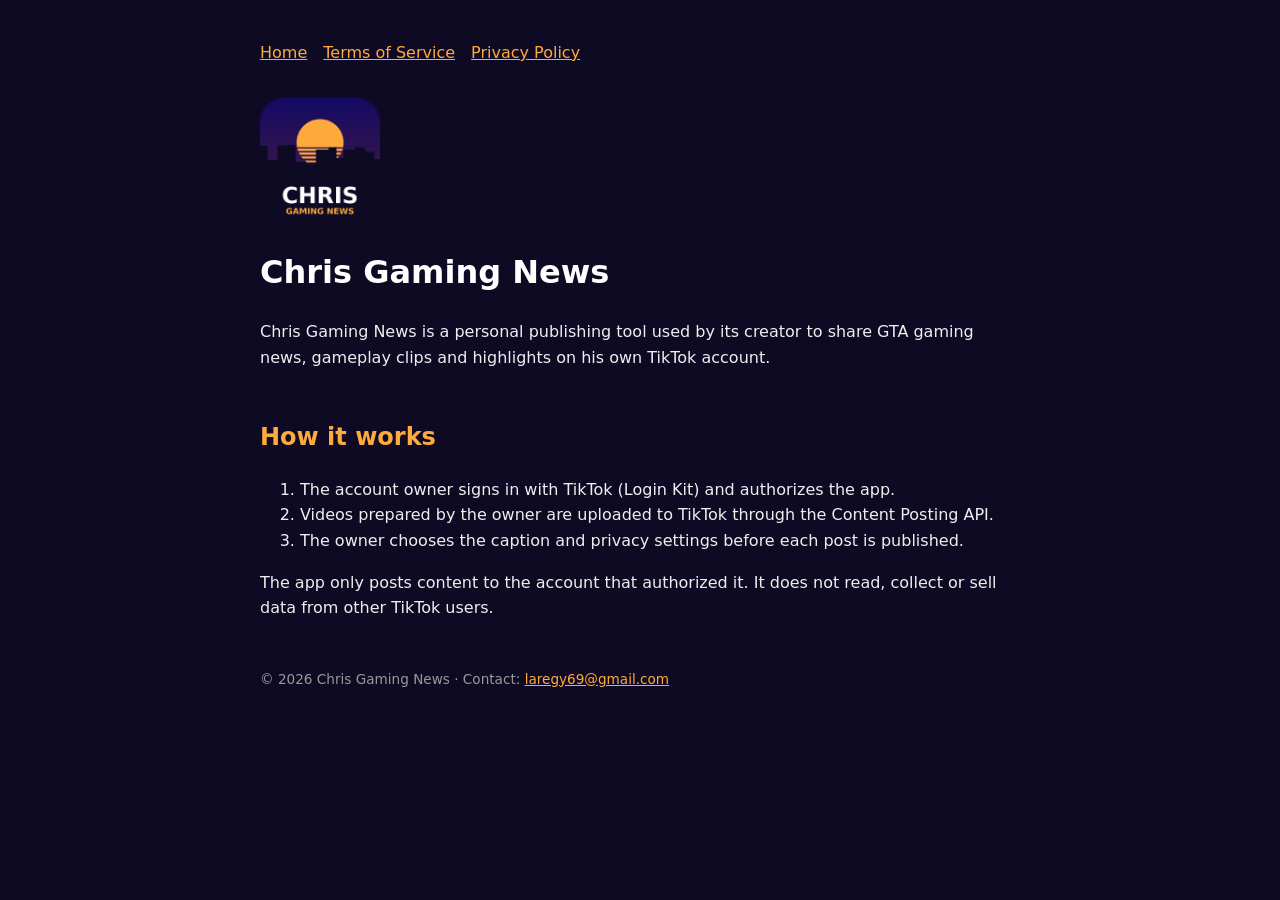
<file: index.html>
<!doctype html><html lang="en"><head><meta charset="utf-8"><meta name="viewport" content="width=device-width,initial-scale=1"><title>Chris Gaming News</title><link rel="stylesheet" href="style.css"></head><body><main><nav><a href="index.html">Home</a><a href="terms.html">Terms of Service</a><a href="privacy.html">Privacy Policy</a></nav>
<img src="icon.png" alt="Chris Gaming News icon">
<h1>Chris Gaming News</h1>
<p>Chris Gaming News is a personal publishing tool used by its creator to share GTA gaming news, gameplay clips and highlights on his own TikTok account.</p>
<h2>How it works</h2>
<ol>
<li>The account owner signs in with TikTok (Login Kit) and authorizes the app.</li>
<li>Videos prepared by the owner are uploaded to TikTok through the Content Posting API.</li>
<li>The owner chooses the caption and privacy settings before each post is published.</li>
</ol>
<p>The app only posts content to the account that authorized it. It does not read, collect or sell data from other TikTok users.</p>
<footer>© 2026 Chris Gaming News · Contact: <a href="mailto:laregy69@gmail.com">laregy69@gmail.com</a></footer></main></body></html>
</file>
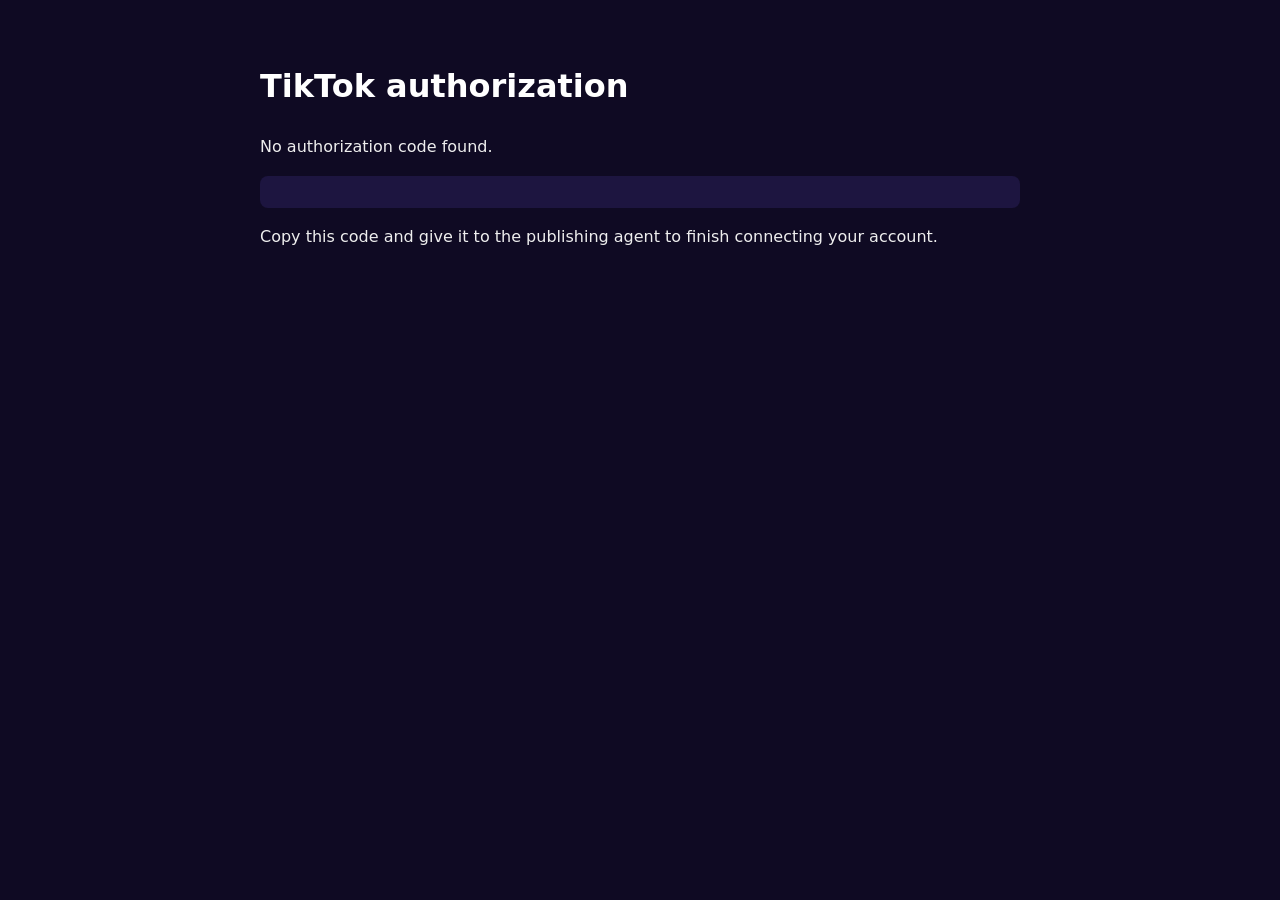
<file: callback.html>
<!doctype html><html lang="en"><head><meta charset="utf-8"><meta name="viewport" content="width=device-width,initial-scale=1"><title>TikTok connected</title><link rel="stylesheet" href="style.css"></head><body><main>
<h1>TikTok authorization</h1>
<p id="msg">Reading the response from TikTok…</p>
<pre id="code" style="background:#1d1540;padding:16px;border-radius:8px;white-space:pre-wrap;word-break:break-all"></pre>
<p>Copy this code and give it to the publishing agent to finish connecting your account.</p>
<script>
const p=new URLSearchParams(location.search);
const c=p.get('code'),e=p.get('error');
document.getElementById('msg').textContent=c?'Your account was authorized.':(e?'Authorization failed: '+e:'No authorization code found.');
document.getElementById('code').textContent=c||'';
</script>
</main></body></html>
</file>
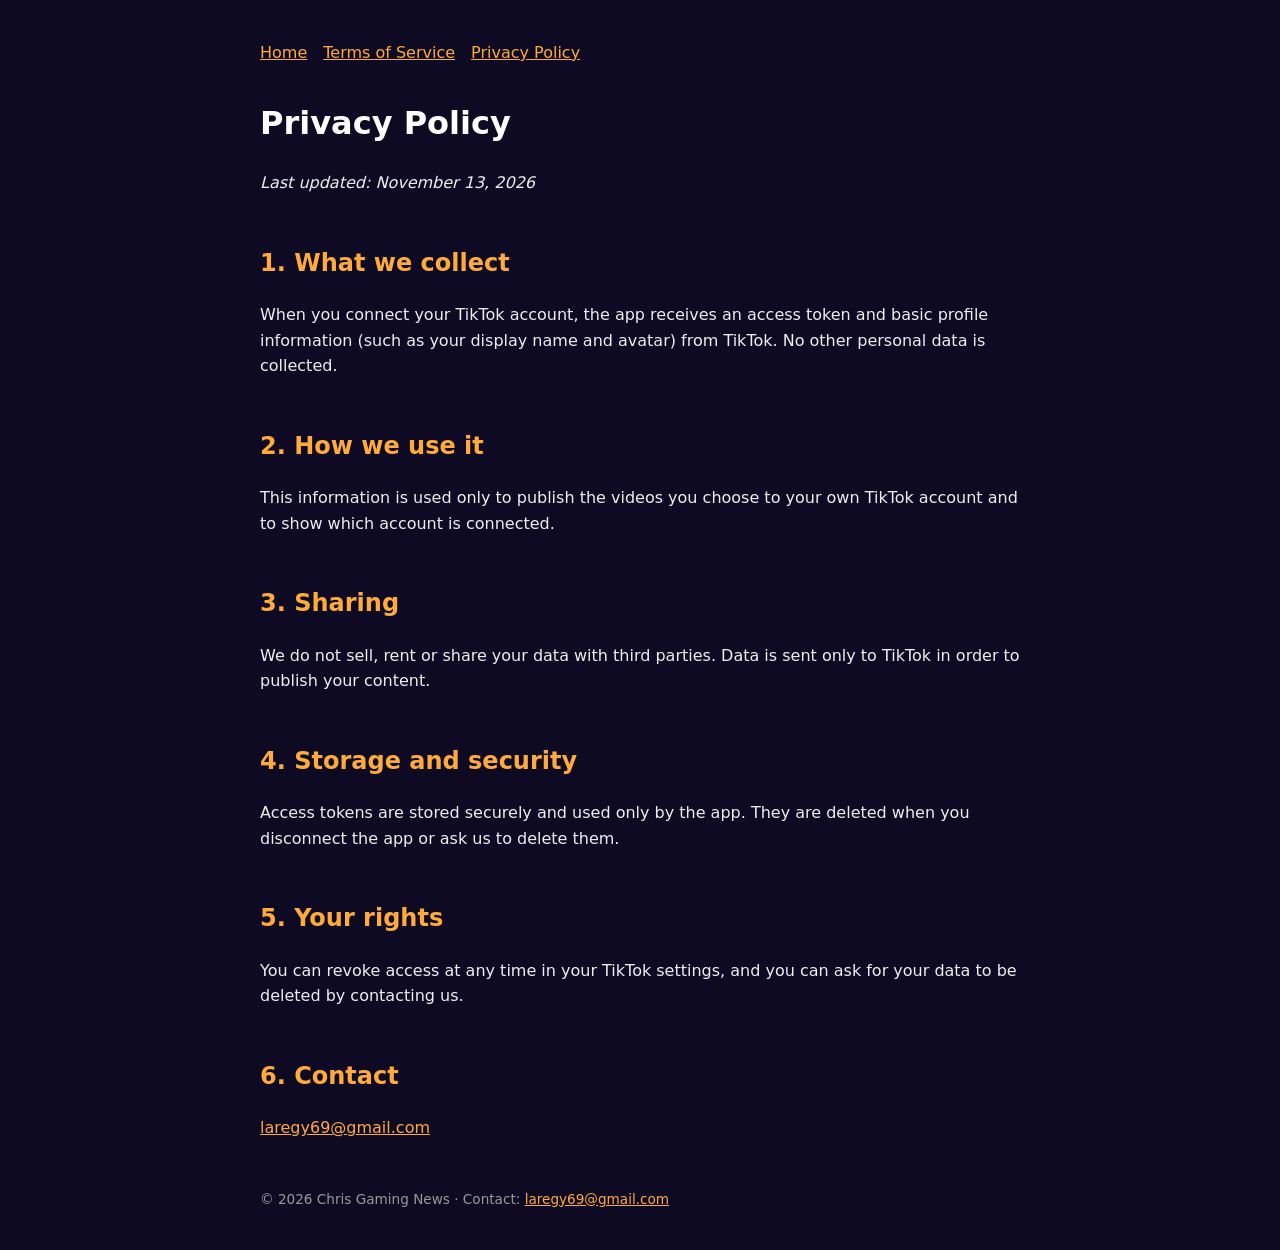
<file: privacy.html>
<!doctype html><html lang="en"><head><meta charset="utf-8"><meta name="viewport" content="width=device-width,initial-scale=1"><title>Privacy Policy</title><link rel="stylesheet" href="style.css"></head><body><main><nav><a href="index.html">Home</a><a href="terms.html">Terms of Service</a><a href="privacy.html">Privacy Policy</a></nav>
<h1>Privacy Policy</h1><p><em>Last updated: November 13, 2026</em></p>
<h2>1. What we collect</h2><p>When you connect your TikTok account, the app receives an access token and basic profile information (such as your display name and avatar) from TikTok. No other personal data is collected.</p>
<h2>2. How we use it</h2><p>This information is used only to publish the videos you choose to your own TikTok account and to show which account is connected.</p>
<h2>3. Sharing</h2><p>We do not sell, rent or share your data with third parties. Data is sent only to TikTok in order to publish your content.</p>
<h2>4. Storage and security</h2><p>Access tokens are stored securely and used only by the app. They are deleted when you disconnect the app or ask us to delete them.</p>
<h2>5. Your rights</h2><p>You can revoke access at any time in your TikTok settings, and you can ask for your data to be deleted by contacting us.</p>
<h2>6. Contact</h2><p><a href="mailto:laregy69@gmail.com">laregy69@gmail.com</a></p>
<footer>© 2026 Chris Gaming News · Contact: <a href="mailto:laregy69@gmail.com">laregy69@gmail.com</a></footer></main></body></html>
</file>
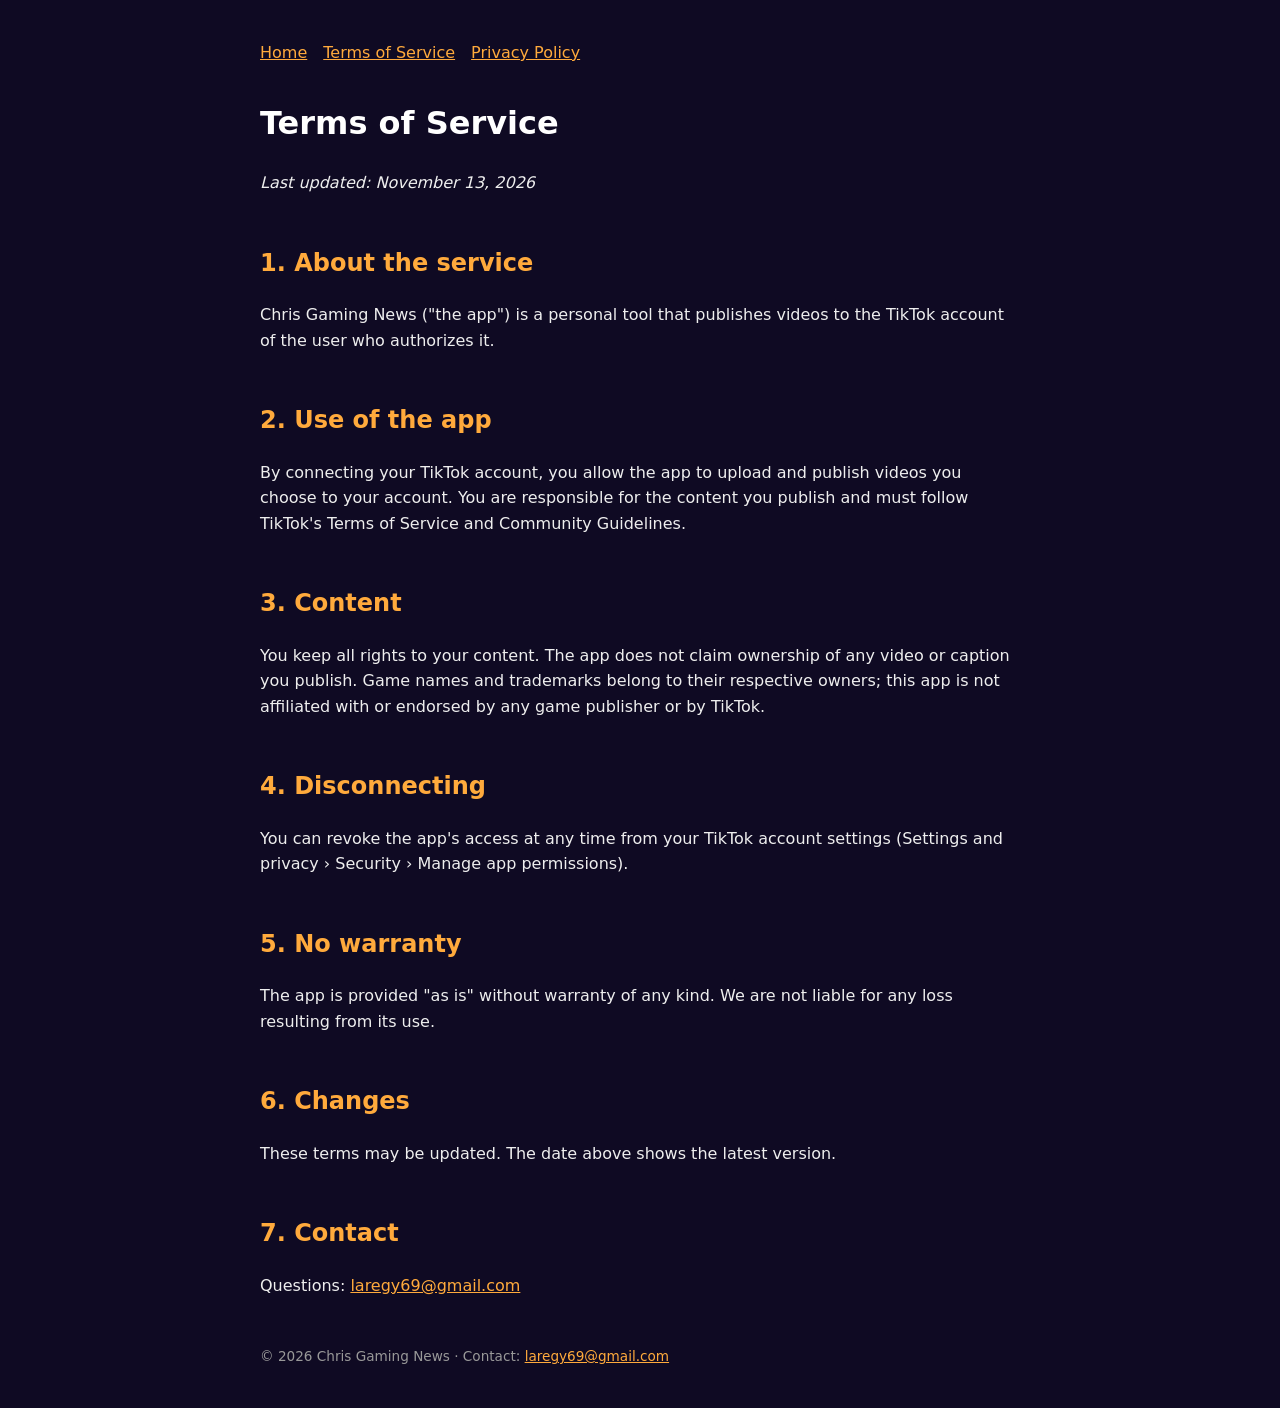
<file: terms.html>
<!doctype html><html lang="en"><head><meta charset="utf-8"><meta name="viewport" content="width=device-width,initial-scale=1"><title>Terms of Service</title><link rel="stylesheet" href="style.css"></head><body><main><nav><a href="index.html">Home</a><a href="terms.html">Terms of Service</a><a href="privacy.html">Privacy Policy</a></nav>
<h1>Terms of Service</h1><p><em>Last updated: November 13, 2026</em></p>
<h2>1. About the service</h2><p>Chris Gaming News ("the app") is a personal tool that publishes videos to the TikTok account of the user who authorizes it.</p>
<h2>2. Use of the app</h2><p>By connecting your TikTok account, you allow the app to upload and publish videos you choose to your account. You are responsible for the content you publish and must follow TikTok's Terms of Service and Community Guidelines.</p>
<h2>3. Content</h2><p>You keep all rights to your content. The app does not claim ownership of any video or caption you publish. Game names and trademarks belong to their respective owners; this app is not affiliated with or endorsed by any game publisher or by TikTok.</p>
<h2>4. Disconnecting</h2><p>You can revoke the app's access at any time from your TikTok account settings (Settings and privacy › Security › Manage app permissions).</p>
<h2>5. No warranty</h2><p>The app is provided "as is" without warranty of any kind. We are not liable for any loss resulting from its use.</p>
<h2>6. Changes</h2><p>These terms may be updated. The date above shows the latest version.</p>
<h2>7. Contact</h2><p>Questions: <a href="mailto:laregy69@gmail.com">laregy69@gmail.com</a></p>
<footer>© 2026 Chris Gaming News · Contact: <a href="mailto:laregy69@gmail.com">laregy69@gmail.com</a></footer></main></body></html>
</file>
<file: style.css>
body{margin:0;font-family:system-ui,sans-serif;background:#0f0a23;color:#eee;line-height:1.6}
main{max-width:760px;margin:0 auto;padding:40px 16px}
a{color:#ffaa3c}h1{color:#fff}h2{color:#ffaa3c;margin-top:2em}
nav{display:flex;gap:16px;margin-bottom:32px}
img{width:120px;border-radius:24px}
footer{margin-top:48px;font-size:.85em;color:#999}
</file>
